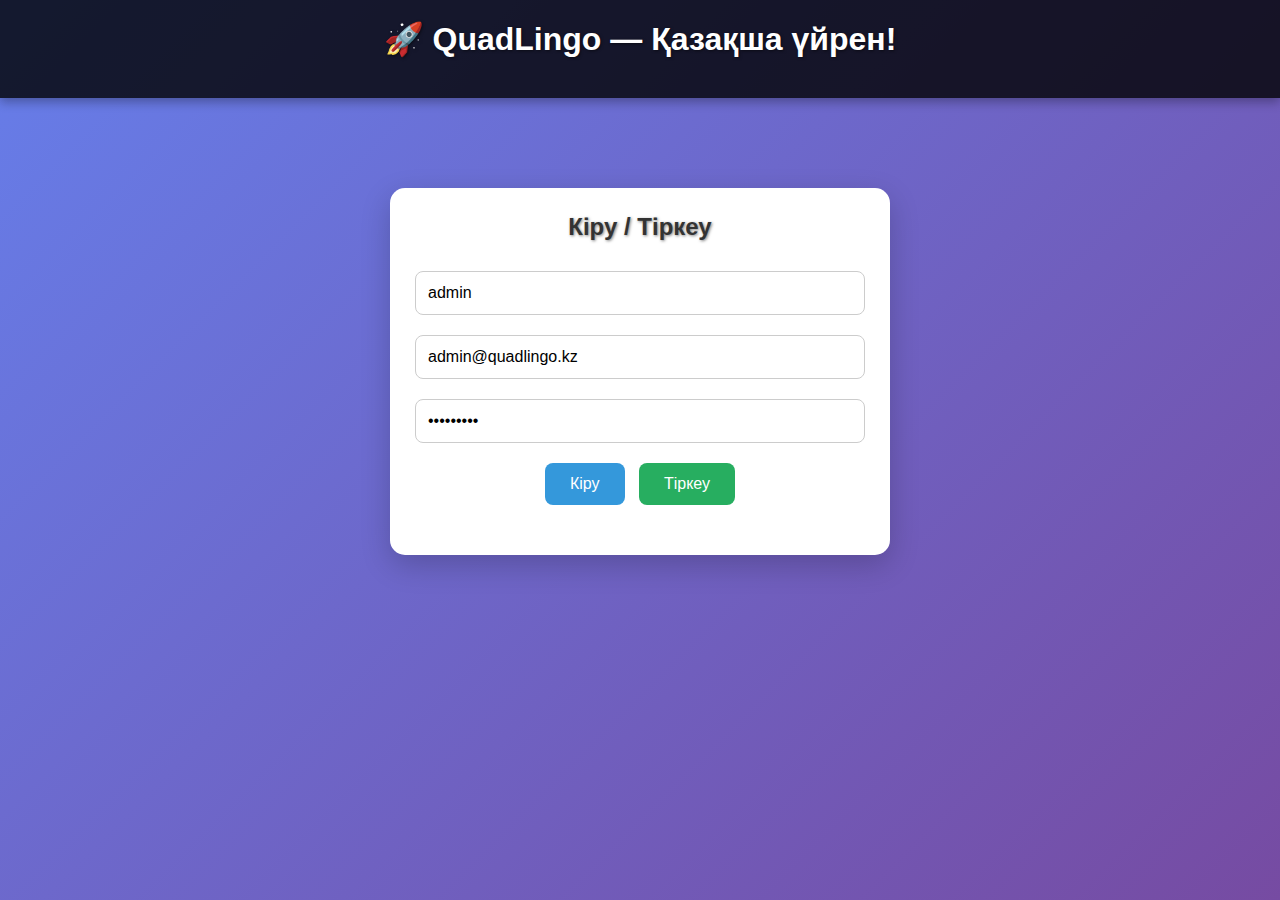
<file: web/static/index.html>
<!DOCTYPE html>
<html lang="kk">
<head>
    <meta charset="UTF-8">
    <title>QuadLingo — Қазақ тілі</title>
    <link rel="stylesheet" href="style.css">
</head>
<body>
    <header>
        <h1>🚀 QuadLingo — Қазақша үйрен!</h1>
        <nav id="nav" style="display:none">
            <a href="index.html">Басты бет</a>
            <a href="profile.html">Профиль</a>
            <a href="manager.html" id="managerLink" style="display:none">Менеджер панелі</a>
            <a href="admin.html" id="adminLink" style="display:none">Админ панель</a>
            <button onclick="logout()">Шығу</button>
        </nav>
    </header>

    <div class="container">
        <div id="auth" class="card" style="max-width:500px; margin:50px auto">
            <h2 style="color:#333; text-align:center">Кіру / Тіркеу</h2>
            <input id="username" placeholder="Логин (мысалы: admin)" value="admin">
            <input id="email" placeholder="Email (тіркеу үшін)" value="admin@quadlingo.kz">
            <input id="password" type="password" placeholder="Құпия сөз" value="admin2025">
            <div style="text-align:center">
                <button onclick="login()">Кіру</button>
                <button class="manager" onclick="register()">Тіркеу</button>
            </div>
            <p id="authMsg" style="color:red; text-align:center; margin-top:15px"></p>
        </div>

        <div id="main" style="display:none">
            <h2 style="color:white; text-align:center">Сәлем, <span id="userName"></span>! (<span id="userRole"></span>)</h2>
            <h2 style="color:white">Сабақтар</h2>
            <div id="lessons" class="cards"></div>
            <p id="noLessons" style="color:white; text-align:center; display:none">Әзірге сабақтар жоқ. Админ немесе менеджер қоссын!</p>
        </div>
    </div>

    <script>
        const API = 'http://localhost:8080';
        let token = localStorage.getItem('token');

        if (token) {
            document.getElementById('auth').style.display = 'none';
            document.getElementById('main').style.display = 'block';
            document.getElementById('nav').style.display = 'block';
            loadProfile();
            loadLessons();
        }

        async function login() {
            const username = document.getElementById('username').value.trim();
            const password = document.getElementById('password').value;
            await auth('/login', {username, password});
        }

        async function register() {
            const username = document.getElementById('username').value.trim();
            const email = document.getElementById('email').value.trim();
            const password = document.getElementById('password').value;
            await auth('/register', {username, email, password});
        }

        async function auth(endpoint, body) {
            const msg = document.getElementById('authMsg');
            try {
                const res = await fetch(API + endpoint, {
                    method: 'POST',
                    headers: {'Content-Type': 'application/json'},
                    body: JSON.stringify(body)
                });
                if (res.ok) {
                    const data = await res.json();
                    localStorage.setItem('token', data.token);
                    location.reload();
                } else {
                    msg.textContent = 'Қате логин немесе пароль';
                }
            } catch (err) {
                msg.textContent = 'Серверге қосылу қатесі';
            }
        }

        function logout() {
            localStorage.removeItem('token');
            location.reload();
        }

        async function loadProfile() {
    try {
        const res = await fetch(API + '/api/profile', {
            headers: {Authorization: `Bearer ${token}`}
        });
        if (!res.ok) throw new Error();

        const data = await res.json();
        const role = data.user.role;

        document.getElementById('userName').textContent = data.user.username;
        document.getElementById('userRole').textContent = role;

        // Показываем нужные ссылки
        if (role === 'admin') {
            document.getElementById('adminLink').style.display = 'inline';
        }
        if (role === 'manager') {
            document.getElementById('managerLink').style.display = 'inline';
        }

        // Если это менеджер — сразу перенаправляем на его панель
        if (role === 'manager') {
            window.location.href = 'manager.html';
        }

    } catch (err) {
        logout();
    }
}

        async function loadLessons() {
            const res = await fetch(API + '/lessons');
            const lessons = await res.json();
            const container = document.getElementById('lessons');
            const noLessons = document.getElementById('noLessons');
            if (lessons.length === 0) {
                noLessons.style.display = 'block';
                container.innerHTML = '';
                return;
            }
            noLessons.style.display = 'none';
            container.innerHTML = lessons.map(l => `
                <div class="card">
                    <h3>${l.title}</h3>
                    <p>${l.description || ''}</p>
                    <small>Рет: ${l.order}</small>
                    <br><br>
                    <button onclick="window.location.href='lesson.html?id=${l.id}'">Сабақты ашу</button>
                </div>
            `).join('');
        }
    </script>
</body>
</html>
</file>
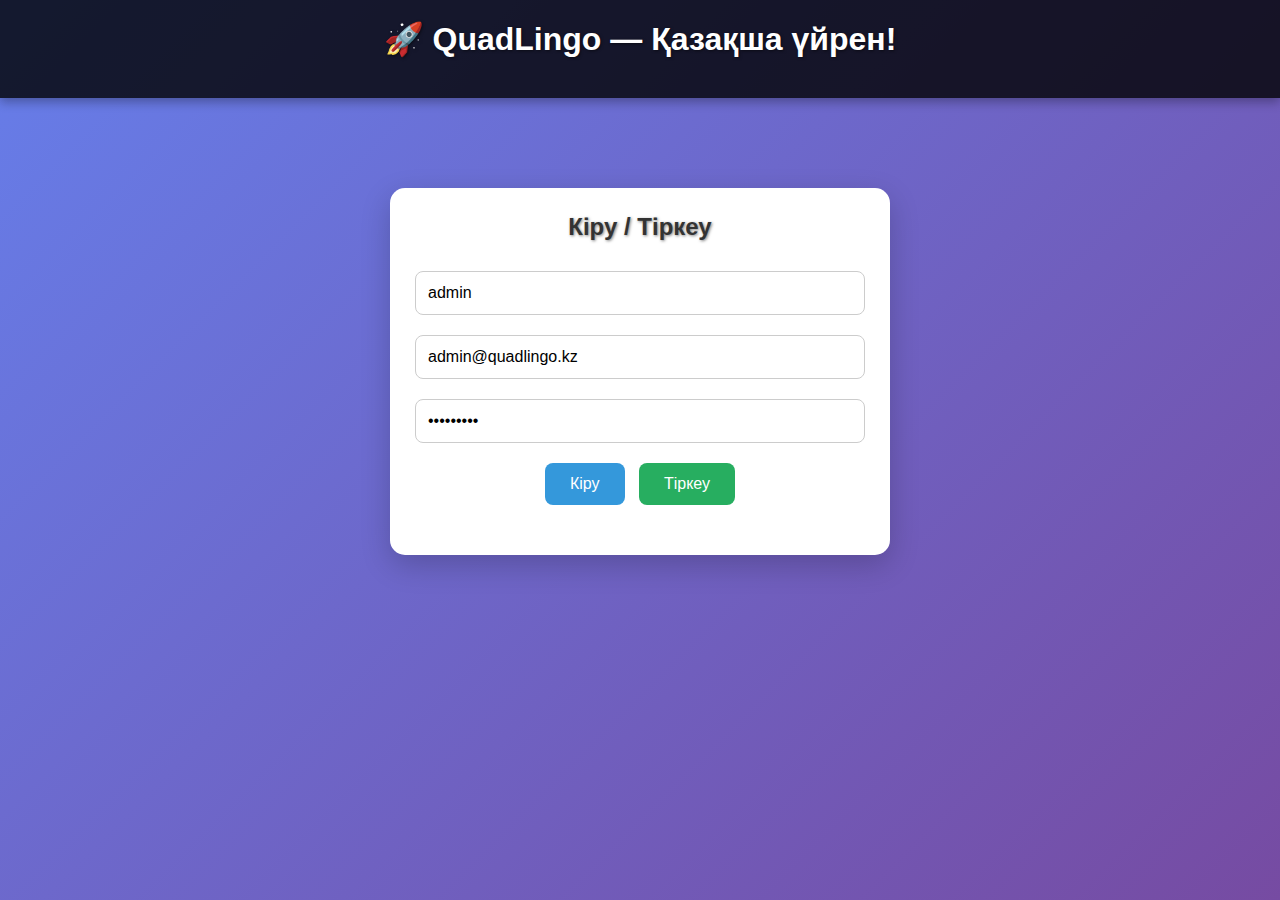
<file: web/static/admin.html>
<!DOCTYPE html>
<html lang="kk">
<head>
    <meta charset="UTF-8">
    <title>Админ панель — QuadLingo</title>
    <link rel="stylesheet" href="style.css">
</head>
<body>
    <header>
        <h1>Админ панель</h1>
        <nav>
            <a href="index.html">← Басты бет</a>
            <a href="profile.html">Профиль</a>
            <button onclick="logout()">Шығу</button>
        </nav>
    </header>

    <div class="container">
        <div class="card">
            <h2 style="color:#333; text-align:center">Пользовательлер тізімі</h2>
            <p id="loading" style="text-align:center; color:#666; font-style:italic">Жүктелуде...</p>
            <p id="error" style="color:red; text-align:center; font-weight:bold; display:none"></p>

            <div id="users" class="cards"></div>
        </div>
    </div>

    <script>
        const API = 'http://localhost:8080';
        const token = localStorage.getItem('token');

        // Если нет токена — отправляем на главную
        if (!token) {
            window.location.href = 'index.html';
        }

        async function loadUsers() {
            const loading = document.getElementById('loading');
            const errorEl = document.getElementById('error');
            const usersContainer = document.getElementById('users');

            try {
                const res = await fetch(API + '/admin/users', {
                    headers: {
                        'Authorization': `Bearer ${token}`,
                        'Content-Type': 'application/json'
                    }
                });

                if (!res.ok) {
                    if (res.status === 403 || res.status === 401) {
                        errorEl.textContent = 'Рұқсат жоқ! Тек админ кіре алады.';
                    } else {
                        errorEl.textContent = `Сервер қатесі: ${res.status}`;
                    }
                    errorEl.style.display = 'block';
                    loading.style.display = 'none';
                    return;
                }

                const users = await res.json();
                loading.style.display = 'none';

                if (users.length === 0) {
                    usersContainer.innerHTML = '<p style="text-align:center; color:#666">Пользовательлер жоқ</p>';
                    return;
                }

                usersContainer.innerHTML = users.map(user => `
                    <div class="card">
                        <h3>${user.username}</h3>
                        <p><strong>Email:</strong> ${user.email}</p>
                        <p><strong>Қазіргі рөл:</strong> 
                            <span style="padding:5px 10px; border-radius:5px; color:white; background:${user.role === 'admin' ? '#e74c3c' : user.role === 'manager' ? '#27ae60' : '#3498db'}">
                                ${user.role === 'admin' ? 'Админ' : user.role === 'manager' ? 'Менеджер' : 'Оқушы'}
                            </span>
                        </p>
                        <p><strong>Баллдар:</strong> ${user.points} 🏆</p>

                        ${user.role === 'admin' ? 
                            '<p style="color:#e74c3c; font-style:italic">Админ рөлін өзгерту мүмкін емес</p>' :
                            `
                            <div style="margin-top:15px">
                                <label><strong>Жаңа рөл:</strong></label><br>
                                <select id="role-select-${user.id}">
                                    <option value="user" ${user.role === 'user' ? 'selected' : ''}>Оқушы (user)</option>
                                    <option value="manager" ${user.role === 'manager' ? 'selected' : ''}>Менеджер</option>
                                </select>
                                <button class="manager" onclick="changeRole(${user.id})" style="margin-left:10px">
                                    Рөлді өзгерту
                                </button>
                            </div>
                            `
                        }
                    </div>
                `).join('');

            } catch (err) {
                loading.style.display = 'none';
                errorEl.textContent = 'Серверге қосылу қатесі. Docker іске қосылған ба?';
                errorEl.style.display = 'block';
                console.error('Load users error:', err);
            }
        }

        async function changeRole(userId) {
            const select = document.getElementById(`role-select-${userId}`);
            const newRole = select.value;

            if (!confirm(`Рөлді ${newRole === 'manager' ? 'Менеджер' : 'Оқушы'} етіп өзгерту керек пе?`)) {
                return;
            }

            try {
                const res = await fetch(API + `/admin/users/${userId}/role`, {
                    method: 'PATCH',
                    headers: {
                        'Content-Type': 'application/json',
                        'Authorization': `Bearer ${token}`
                    },
                    body: JSON.stringify({new_role: newRole})
                });

                if (res.ok) {
                    alert('✅ Рөл сәтті өзгертілді!');
                    loadUsers(); // Обновляем список
                } else {
                    const errorText = await res.text();
                    alert('❌ Қате: ' + errorText);
                }
            } catch (err) {
                alert('Сервер қатесі');
                console.error(err);
            }
        }

        function logout() {
            localStorage.removeItem('token');
            window.location.href = 'index.html';
        }

        // Загружаем пользователей при открытии страницы
        loadUsers();
    </script>
</body>
</html>
</file>
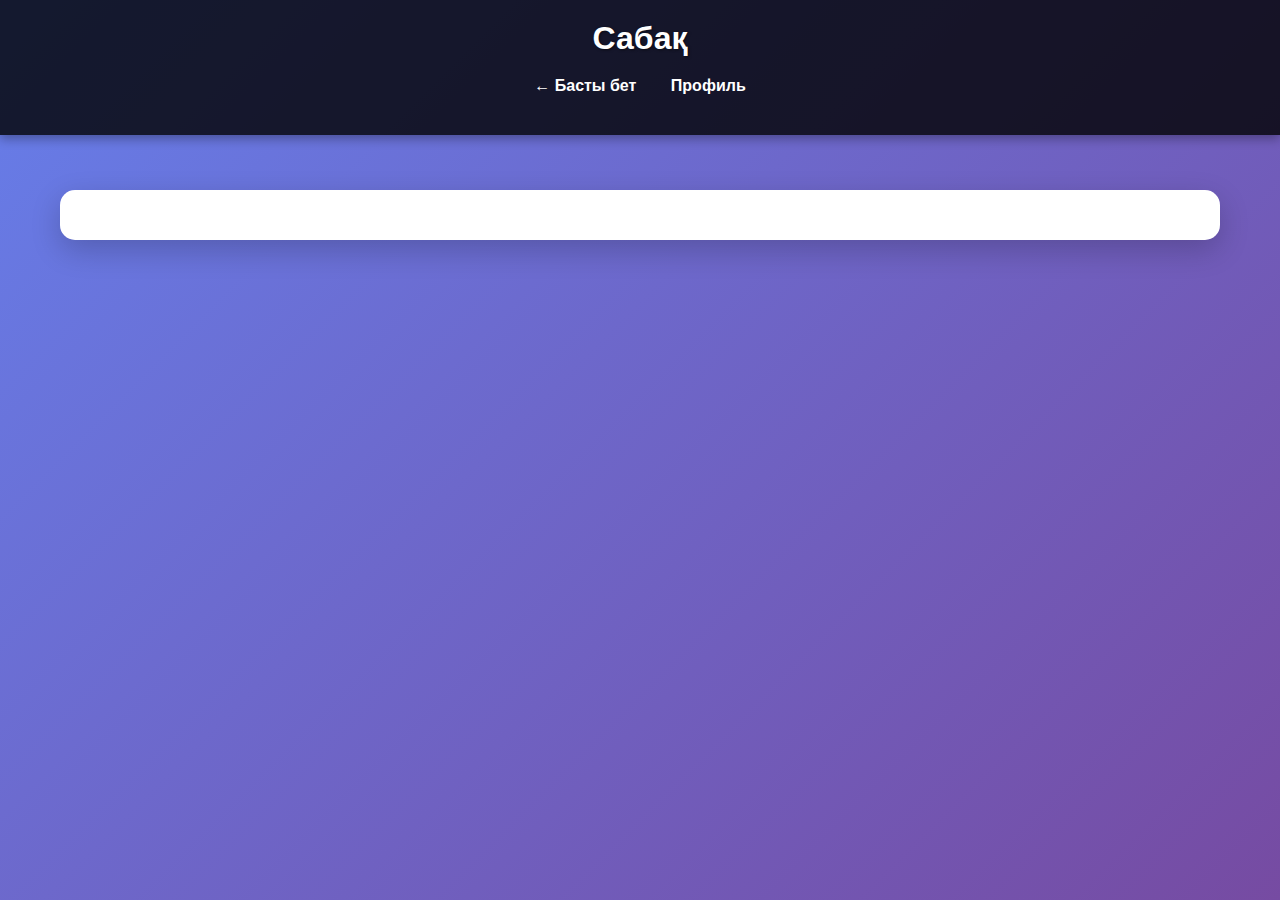
<file: web/static/lesson.html>
<!DOCTYPE html>
<html lang="kk">
<head>
    <meta charset="UTF-8">
    <title>Сабақ — QuadLingo</title>
    <link rel="stylesheet" href="style.css">
</head>
<body>
    <header>
        <h1>Сабақ</h1>
        <nav>
            <a href="index.html">← Басты бет</a>
            <a href="profile.html">Профиль</a>
        </nav>
    </header>

    <div class="container">
        <div id="lesson" class="card"></div>

        <div id="test" class="card" style="display:none">
            <h2>Тест</h2>
            <div id="questions"></div>
            <button onclick="submitTest()">Тапсыру</button>
            <div id="result"></div>
        </div>
    </div>

    <script>
        const API = 'http://localhost:8080';
        const token = localStorage.getItem('token');
        const lessonId = new URLSearchParams(window.location.search).get('id');

        async function loadLesson() {
            const res = await fetch(API + '/lessons/' + lessonId);
            const lesson = await res.json();
            document.getElementById('lesson').innerHTML = `
                <h2>${lesson.title}</h2>
                <p>${lesson.description || ''}</p>
                <div style="background:#f8f9fa; padding:25px; border-radius:10px; line-height:1.8">
                    ${lesson.content.replace(/\n/g, '<br>')}
                </div>
                <button onclick="startTest()">Тестті бастау</button>
            `;
        }

        function startTest() {
            // Пример теста (можно заменить на реальный из БД)
            const questions = [
                {id: 1, text: "Сәлеметсіз бе деген не?", options: ["Привет", "Сәлеметсіз бе", "До свидания"], correct: 1},
                {id: 2, text: "Рахметтің жауабы не?", options: ["Арзымас", "Рахмет", "Қош бол"], correct: 0}
            ];

            let html = '';
            questions.forEach(q => {
                html += `<div class="question">
                    <p><strong>${q.text}</strong></p>`;
                q.options.forEach((opt, idx) => {
                    html += `<label class="option">
                        <input type="radio" name="q${q.id}" value="${idx}">
                        ${opt}
                    </label>`;
                });
                html += `</div>`;
            });
            document.getElementById('questions').innerHTML = html;
            document.getElementById('test').style.display = 'block';
        }

        function submitTest() {
            let score = 0;
            const questions = document.querySelectorAll('.question');
            questions.forEach(q => {
                const selected = q.querySelector('input[type="radio"]:checked');
                if (selected && parseInt(selected.value) === 1) score++; // пример
            });

            const result = document.getElementById('result');
            result.innerHTML = `<p style="color:green">Дұрыс жауаптар: ${score}/2</p>
                                <p>Сіз +${score * 10} балл алдыңыз! 🏆</p>`;
        }

        loadLesson();
    </script>
</body>
</html>
</file>
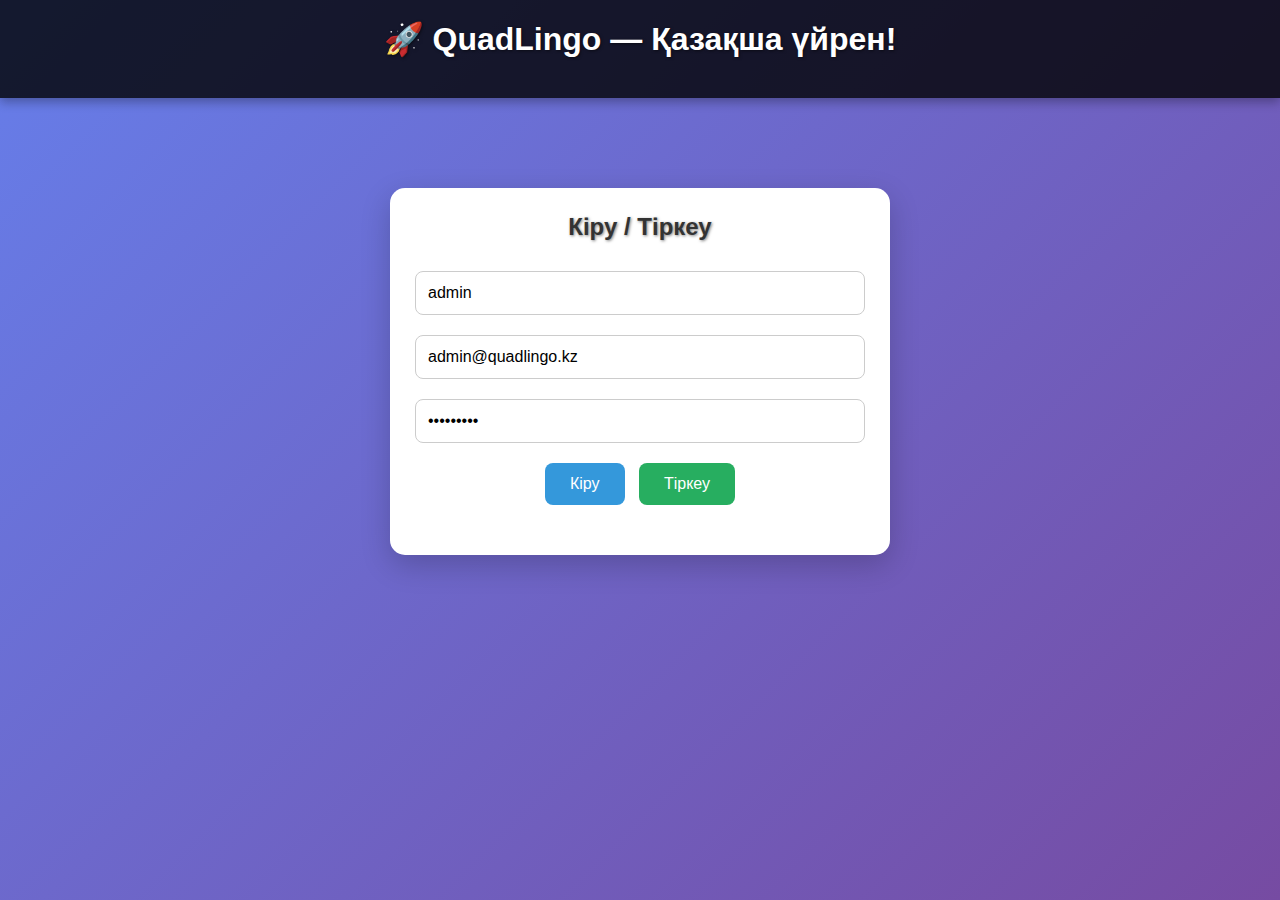
<file: web/static/manager.html>
<!DOCTYPE html>
<html lang="kk">
<head>
    <meta charset="UTF-8">
    <title>Менеджер панелі — QuadLingo</title>
    <link rel="stylesheet" href="style.css">
</head>
<body>
    <header>
        <h1>Менеджер панелі</h1>
        <nav>
            <a href="index.html">← Басты бет</a>
            <a href="profile.html">Профиль</a>
            <button onclick="logout()">Шығу</button>
        </nav>
    </header>

    <div class="container">
        <div class="card">
            <h2 style="color:#333; text-align:center">Сабақтарды басқару</h2>

            <div style="text-align:center; margin:30px 0">
                <button class="manager" onclick="showAddLessonForm()">Жаңа сабақ қосу</button>
            </div>

            <!-- Форма создания урока -->
            <div id="addLessonForm" style="display:none; background:#f8f9fa; padding:25px; border-radius:12px; margin:20px 0">
                <h3 style="color:#333; margin-bottom:20px">Жаңа сабақ қосу</h3>
                <input id="lessonTitle" placeholder="Сабақ атауы (міндетті)" required style="margin-bottom:10px">
                <input id="lessonDesc" placeholder="Қысқаша сипаттама (қосымша)">
                <textarea id="lessonContent" placeholder="Сабақ мазмұны (толық мәтін, міндетті)" rows="12" required style="width:100%; padding:12px; margin:10px 0; border-radius:8px; border:1px solid #ccc"></textarea>
                <input id="lessonOrder" type="number" placeholder="Рет нөмірі (мысалы: 1)" value="1" style="margin-top:10px">
                
                <div style="text-align:center; margin-top:20px">
                    <button class="manager" onclick="createLesson()">Сабақты сақтау</button>
                    <button onclick="hideAddLessonForm()" style="background:#95a5a6; margin-left:10px">Бас тарту</button>
                </div>
                <p id="lessonMsg" style="text-align:center; margin-top:15px; font-weight:bold"></p>
            </div>

            <!-- Список уроков -->
            <h3 style="color:#333; margin-top:40px">Қосылған сабақтар</h3>
            <div id="lessonsList" class="cards"></div>
            <p id="noLessons" style="text-align:center; color:#666; font-style:italic; display:none">
                Әзірге сабақтар жоқ. Жоғарыдағы кнопкамен жаңасын қосыңыз!
            </p>
        </div>
    </div>

    <script>
        const API = 'http://localhost:8080';
        let token = localStorage.getItem('token');

        if (!token) {
            alert('Авторизация қажет!');
            window.location.href = 'index.html';
        }

        fetch(API + '/api/profile', {
            headers: { 'Authorization': `Bearer ${token}` }
        })
        .then(res => res.json())
        .then(data => {
            if (data.user.role !== 'manager') {
                alert('Рұқсат жоқ! Бұл бет тек менеджерлерге арналған.');
                window.location.href = 'index.html';
            }
            loadMyLessons();
        })
        .catch(() => {
            localStorage.removeItem('token');
            window.location.href = 'index.html';
        });

        async function loadMyLessons() {
            try {
                const res = await fetch(API + '/lessons', {
                    headers: { 'Authorization': `Bearer ${token}` }
                });
                const lessons = await res.json();

                const container = document.getElementById('lessonsList');
                const noLessons = document.getElementById('noLessons');

                if (lessons.length === 0) {
                    noLessons.style.display = 'block';
                    container.innerHTML = '';
                    return;
                }

                noLessons.style.display = 'none';
                container.innerHTML = lessons.map(l => `
                    <div class="card">
                        <h3>${l.title}</h3>
                        <p><strong>Сипаттама:</strong> ${l.description || 'Жоқ'}</p>
                        <p><strong>Рет:</strong> ${l.order}</p>
                        <p><strong>Қосылған:</strong> ${new Date(l.created_at).toLocaleDateString('kk-KZ')}</p>
                        <div style="background:#f8f9fa; padding:20px; border-radius:8px; margin-top:15px; line-height:1.8">
                            ${l.content.replace(/\n/g, '<br>')}
                        </div>
                        <button class="manager" onclick="showTestForm(${l.id}, '${l.title.replace(/'/g, "\\'")}')" style="margin-top:15px">
                            Жаңа тест қосу
                        </button>
                    </div>
                `).join('');
            } catch (err) {
                alert('Сабақтарды жүктеу қатесі');
                console.error(err);
            }
        }

        function showTestForm(lessonId, lessonTitle) {
            const questionsCount = prompt(`"${lessonTitle}" сабағына неше сұрақ қосасыз? (мысалы: 5)`, '5');
            if (!questionsCount || isNaN(questionsCount) || questionsCount < 1) return;

            let formHTML = `
                <div id="testForm-${lessonId}" style="background:#e8f5e8; padding:25px; border-radius:12px; margin:30px 0; border:2px solid #27ae60">
                    <h3 style="color:#27ae60; text-align:center">Тест қосу: "${lessonTitle}"</h3>
                    <p style="text-align:center">Сұрақтар саны: ${questionsCount}</p>
            `;

            for (let i = 1; i <= questionsCount; i++) {
                formHTML += `
                    <div class="question" style="background:white; padding:20px; margin:15px 0; border-radius:10px; border:1px solid #ccc">
                        <p><strong>${i}. Сұрақ мәтіні:</strong></p>
                        <input type="text" id="q${lessonId}_${i}_text" placeholder="Сұрақ (мысалы: Сәлеметсіз бе деген не?)" style="width:100%; margin-bottom:10px">
                        
                        <p><strong>Варианттар:</strong></p>
                        <input type="text" id="q${lessonId}_${i}_opt1" placeholder="1-вариант" style="margin-bottom:5px">
                        <input type="text" id="q${lessonId}_${i}_opt2" placeholder="2-вариант" style="margin-bottom:5px">
                        <input type="text" id="q${lessonId}_${i}_opt3" placeholder="3-вариант" style="margin-bottom:5px">
                        <input type="text" id="q${lessonId}_${i}_opt4" placeholder="4-вариант" style="margin-bottom:10px">
                        
                        <p><strong>Дұрыс жауап нөмірі:</strong></p>
                        <select id="q${lessonId}_${i}_correct">
                            <option value="0">1</option>
                            <option value="1">2</option>
                            <option value="2">3</option>
                            <option value="3">4</option>
                        </select>
                    </div>
                `;
            }

            formHTML += `
                <div style="text-align:center; margin-top:20px">
                    <button class="manager" onclick="submitTest(${lessonId}, ${questionsCount})">Тестті сақтау</button>
                    <button onclick="document.getElementById('testForm-${lessonId}').remove()" style="background:#e74c3c; margin-left:10px">Бас тарту</button>
                </div>
                <p id="testMsg-${lessonId}" style="text-align:center; margin-top:15px; font-weight:bold"></p>
            </div>
            `;

            // Вставляем форму после карточки урока
            const lessonCard = document.querySelector(`#lessonsList .card:last-child`);
            if (lessonCard) {
                lessonCard.insertAdjacentHTML('afterend', formHTML);
            } else {
                document.getElementById('lessonsList').insertAdjacentHTML('beforeend', formHTML);
            }
        }

        async function submitTest(lessonId, questionsCount) {
    const questions = [];

    for (let i = 1; i <= questionsCount; i++) {
        const text = document.getElementById(`q${lessonId}_${i}_text`).value.trim();
        const opts = [
            document.getElementById(`q${lessonId}_${i}_opt1`).value.trim(),
            document.getElementById(`q${lessonId}_${i}_opt2`).value.trim(),
            document.getElementById(`q${lessonId}_${i}_opt3`).value.trim(),
            document.getElementById(`q${lessonId}_${i}_opt4`).value.trim()
        ];
        const correct = parseInt(document.getElementById(`q${lessonId}_${i}_correct`).value);

        if (!text || opts.some(o => o === '')) {
            alert(`Барлық өрістерді толтырыңыз! Сұрақ ${i}`);
            return;
        }

        questions.push({
            question_text: text,
            options: opts,
            correct_answer: correct
        });
    }

    try {
        const res = await fetch(API + '/api/tests', {  // ← ОСЫ ЖЕРДІ ӨЗГЕРТТІК!
            method: 'POST',
            headers: {
                'Content-Type': 'application/json',
                'Authorization': `Bearer ${token}`
            },
            body: JSON.stringify({
                lesson_id: lessonId,
                questions: questions
            })
        });

        const msg = document.getElementById(`testMsg-${lessonId}`);
        if (res.ok) {
            const result = await res.json();
            msg.textContent = 'Тест сәтті қосылды! 🎉';
            msg.style.color = 'green';
            loadMyLessons(); // Жаңарту
        } else {
            const error = await res.text();
            msg.textContent = 'Қате: ' + error;
            msg.style.color = 'red';
        }
    } catch (err) {
        alert('Сервермен байланыс қатесі');
        console.error(err);
    }
}

        // Остальные функции (showAddLessonForm, createLesson, logout) остаются такими же, как в предыдущем коде

        function showAddLessonForm() {
            document.getElementById('addLessonForm').style.display = 'block';
            document.getElementById('lessonMsg').textContent = '';
        }

        function hideAddLessonForm() {
            document.getElementById('addLessonForm').style.display = 'none';
            document.getElementById('lessonTitle').value = '';
            document.getElementById('lessonDesc').value = '';
            document.getElementById('lessonContent').value = '';
            document.getElementById('lessonOrder').value = '1';
        }

        async function createLesson() {
            const title = document.getElementById('lessonTitle').value.trim();
            const description = document.getElementById('lessonDesc').value.trim();
            const content = document.getElementById('lessonContent').value.trim();
            const order = parseInt(document.getElementById('lessonOrder').value) || 1;

            const msg = document.getElementById('lessonMsg');

            if (!title || !content) {
                msg.textContent = 'Атау мен мазмұн міндетті!';
                msg.style.color = 'red';
                return;
            }

            try {
                const res = await fetch(API + '/api/lessons', {
                    method: 'POST',
                    headers: {
                        'Content-Type': 'application/json',
                        'Authorization': `Bearer ${token}`
                    },
                    body: JSON.stringify({title, description, content, order})
                });

                if (res.ok) {
                    msg.textContent = 'Сабақ сәтті қосылды! 🎉';
                    msg.style.color = 'green';
                    hideAddLessonForm();
                    loadMyLessons();
                } else {
                    const error = await res.text();
                    msg.textContent = 'Қате: ' + error;
                    msg.style.color = 'red';
                }
            } catch (err) {
                msg.textContent = 'Сервер қатесі';
                msg.style.color = 'red';
            }
        }

        function logout() {
            localStorage.removeItem('token');
            window.location.href = 'index.html';
        }

        loadMyLessons();
    </script>
</body>
</html>
</file>
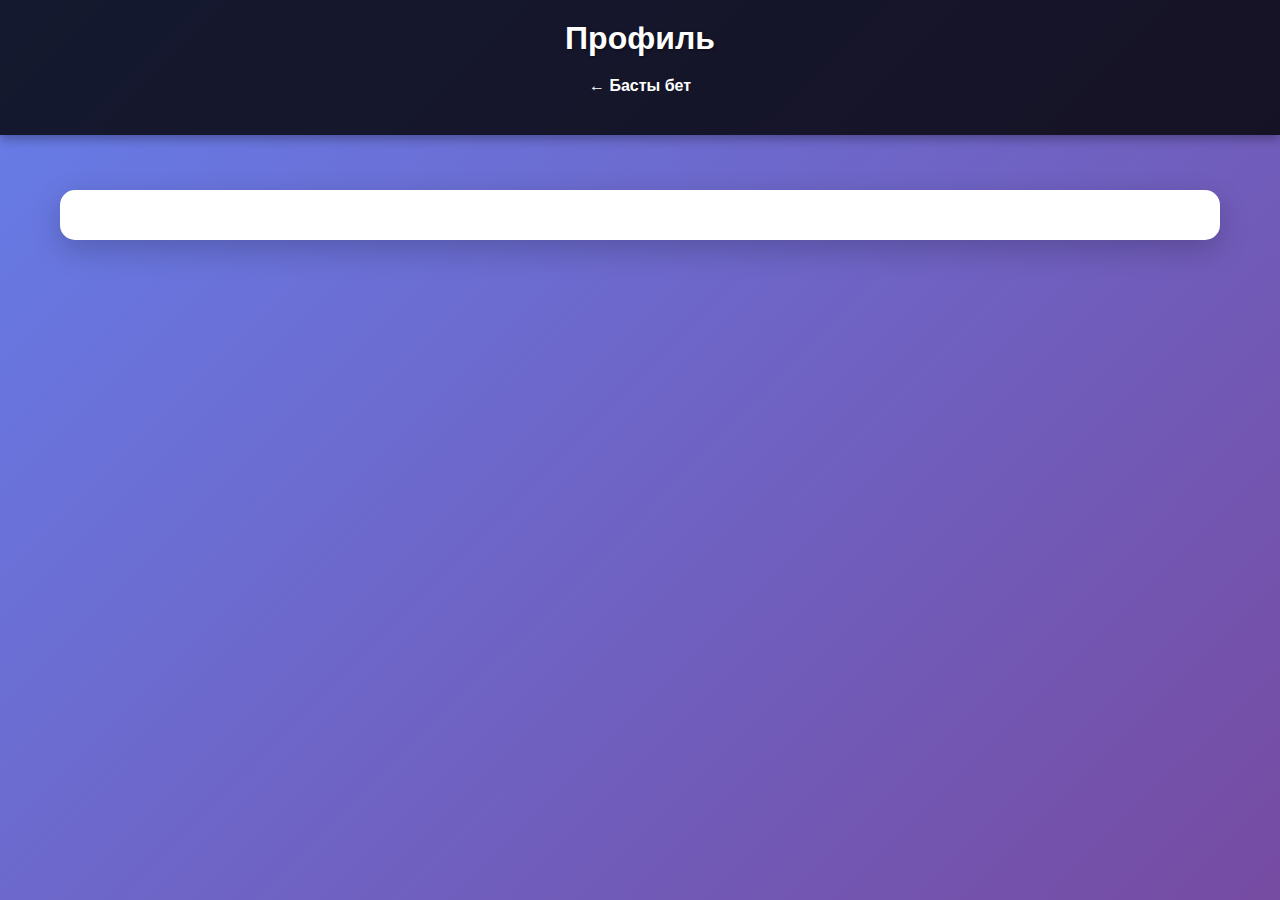
<file: web/static/profile.html>
<!DOCTYPE html>
<html lang="kk">
<head>
    <meta charset="UTF-8">
    <title>Профиль — QuadLingo</title>
    <link rel="stylesheet" href="style.css">
</head>
<body>
    <header>
        <h1>Профиль</h1>
        <nav>
            <a href="index.html">← Басты бет</a>
        </nav>
    </header>

    <div class="container">
        <div class="card profile-info" id="profile"></div>
    </div>

    <script>
        const API = 'http://localhost:8080';
        const token = localStorage.getItem('token');

        async function loadProfile() {
            const res = await fetch(API + '/api/profile', {
                headers: {Authorization: `Bearer ${token}`}
            });
            const data = await res.json();
            const roleText = data.user.role === 'admin' ? 'Администратор' : 
                             data.user.role === 'manager' ? 'Менеджер' : 'Оқушы';
            document.getElementById('profile').innerHTML = `
                <h2>Сәлем, ${data.user.username}!</h2>
                <p><strong>Рөл:</strong> ${roleText}</p>
                <p><strong>Баллдар:</strong> ${data.user.points} 🏆</p>
                <p><strong>Email:</strong> ${data.user.email}</p>
                <button onclick="localStorage.removeItem('token'); window.location='index.html'">Шығу</button>
            `;
        }

        loadProfile();
    </script>
</body>
</html>
</file>
<file: web/static/style.css>
* {
    margin: 0;
    padding: 0;
    box-sizing: border-box;
}

body {
    font-family: 'Segoe UI', Tahoma, Geneva, Verdana, sans-serif;
    background: linear-gradient(135deg, #667eea 0%, #764ba2 100%);
    color: #333;
    min-height: 100vh;
}

header {
    background: rgba(0,0,0,0.8);
    color: white;
    padding: 20px;
    text-align: center;
    box-shadow: 0 4px 10px rgba(0,0,0,0.3);
}

.container {
    max-width: 1200px;
    margin: 20px auto;
    padding: 20px;
}

h1, h2, h3 {
    margin-bottom: 20px;
    color: #fff;
    text-shadow: 1px 1px 3px rgba(0,0,0,0.5);
}

.card {
    background: white;
    border-radius: 15px;
    padding: 25px;
    margin: 15px 0;
    box-shadow: 0 10px 30px rgba(0,0,0,0.2);
    transition: transform 0.3s, box-shadow 0.3s;
}

.card:hover {
    transform: translateY(-10px);
    box-shadow: 0 20px 40px rgba(0,0,0,0.3);
}

.cards {
    display: grid;
    grid-template-columns: repeat(auto-fill, minmax(320px, 1fr));
    gap: 25px;
}

button {
    background: #3498db;
    color: white;
    border: none;
    padding: 12px 25px;
    border-radius: 8px;
    cursor: pointer;
    font-size: 16px;
    margin: 10px 5px;
    transition: background 0.3s;
}

button:hover {
    background: #2980b9;
}

button.admin {
    background: #e74c3c;
}

button.admin:hover {
    background: #c0392b;
}

button.manager {
    background: #27ae60;
}

button.manager:hover {
    background: #1e8449;
}

input, select {
    width: 100%;
    padding: 12px;
    margin: 10px 0;
    border-radius: 8px;
    border: 1px solid #ccc;
    font-size: 16px;
}

nav {
    text-align: center;
    margin: 20px 0;
}

nav a {
    color: white;
    margin: 0 15px;
    text-decoration: none;
    font-weight: bold;
}

nav a:hover {
    text-decoration: underline;
}

.question {
    background: #f8f9fa;
    padding: 20px;
    border-radius: 10px;
    margin: 15px 0;
    border-left: 5px solid #3498db;
}

.option {
    display: block;
    padding: 12px;
    margin: 8px 0;
    background: white;
    border: 2px solid #ddd;
    border-radius: 8px;
    cursor: pointer;
}

.option:hover {
    border-color: #3498db;
}

.selected {
    border-color: #3498db;
    background: #ebf3fd !important;
}

#result {
    font-size: 20px;
    font-weight: bold;
    margin-top: 20px;
    text-align: center;
}
</file>
